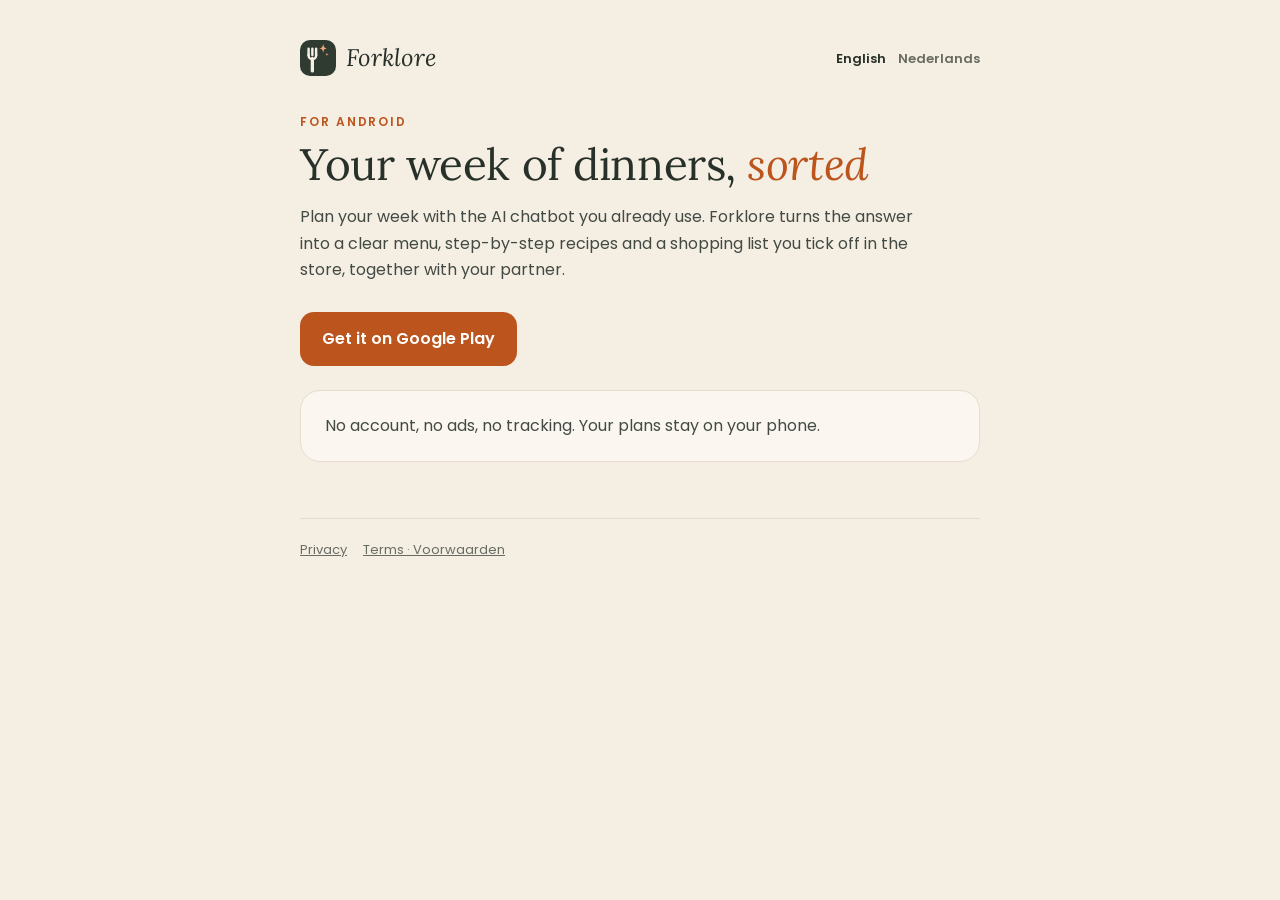
<file: index.html>
<!doctype html>
<html lang="en">
<head>
  <meta charset="utf-8">
  <meta name="viewport" content="width=device-width, initial-scale=1">
  <title>Forklore</title>
  <meta name="description" content="Plan your dinners with your own AI and tick off a smart shopping list.">
  <link rel="icon" href="icon.svg">
  <link rel="stylesheet" href="style.css">
</head>
<body>
<div class="wrap">
  <header>
    <a class="brand" href="index.html"><img src="icon.svg" alt="">Forklore</a>
    <nav class="lang"><a data-set="en" href="?lang=en">English</a><a data-set="nl" href="?lang=nl">Nederlands</a></nav>
  </header>

  <section data-l="en">
    <p class="eyebrow">For Android</p>
    <h1>Your week of dinners, <em>sorted</em></h1>
    <p>Plan your week with the AI chatbot you already use. Forklore turns the answer into a clear menu, step-by-step recipes and a shopping list you tick off in the store, together with your partner.</p>
    <a class="btn" href="https://play.google.com/store/apps/details?id=be.krtll.forklore">Get it on Google Play</a>
    <div class="card">No account, no ads, no tracking. Your plans stay on your phone.</div>
  </section>

  <section data-l="nl" hidden>
    <p class="eyebrow">Voor Android</p>
    <h1>Je week aan avondeten, <em>geregeld</em></h1>
    <p>Plan je week met de AI-chatbot die je al gebruikt. Forklore maakt van het antwoord een helder weekmenu, recepten stap voor stap en een boodschappenlijst die je in de winkel afvinkt, samen met je partner.</p>
    <a class="btn" href="https://play.google.com/store/apps/details?id=be.krtll.forklore">Download in Google Play</a>
    <div class="card">Geen account, geen advertenties, geen tracking. Je menu's blijven op je gsm.</div>
  </section>

  <footer><a href="privacy.html">Privacy</a><a href="terms.html">Terms · Voorwaarden</a></footer>
</div>
<script src="lang.js"></script>
</body>
</html>
</file>
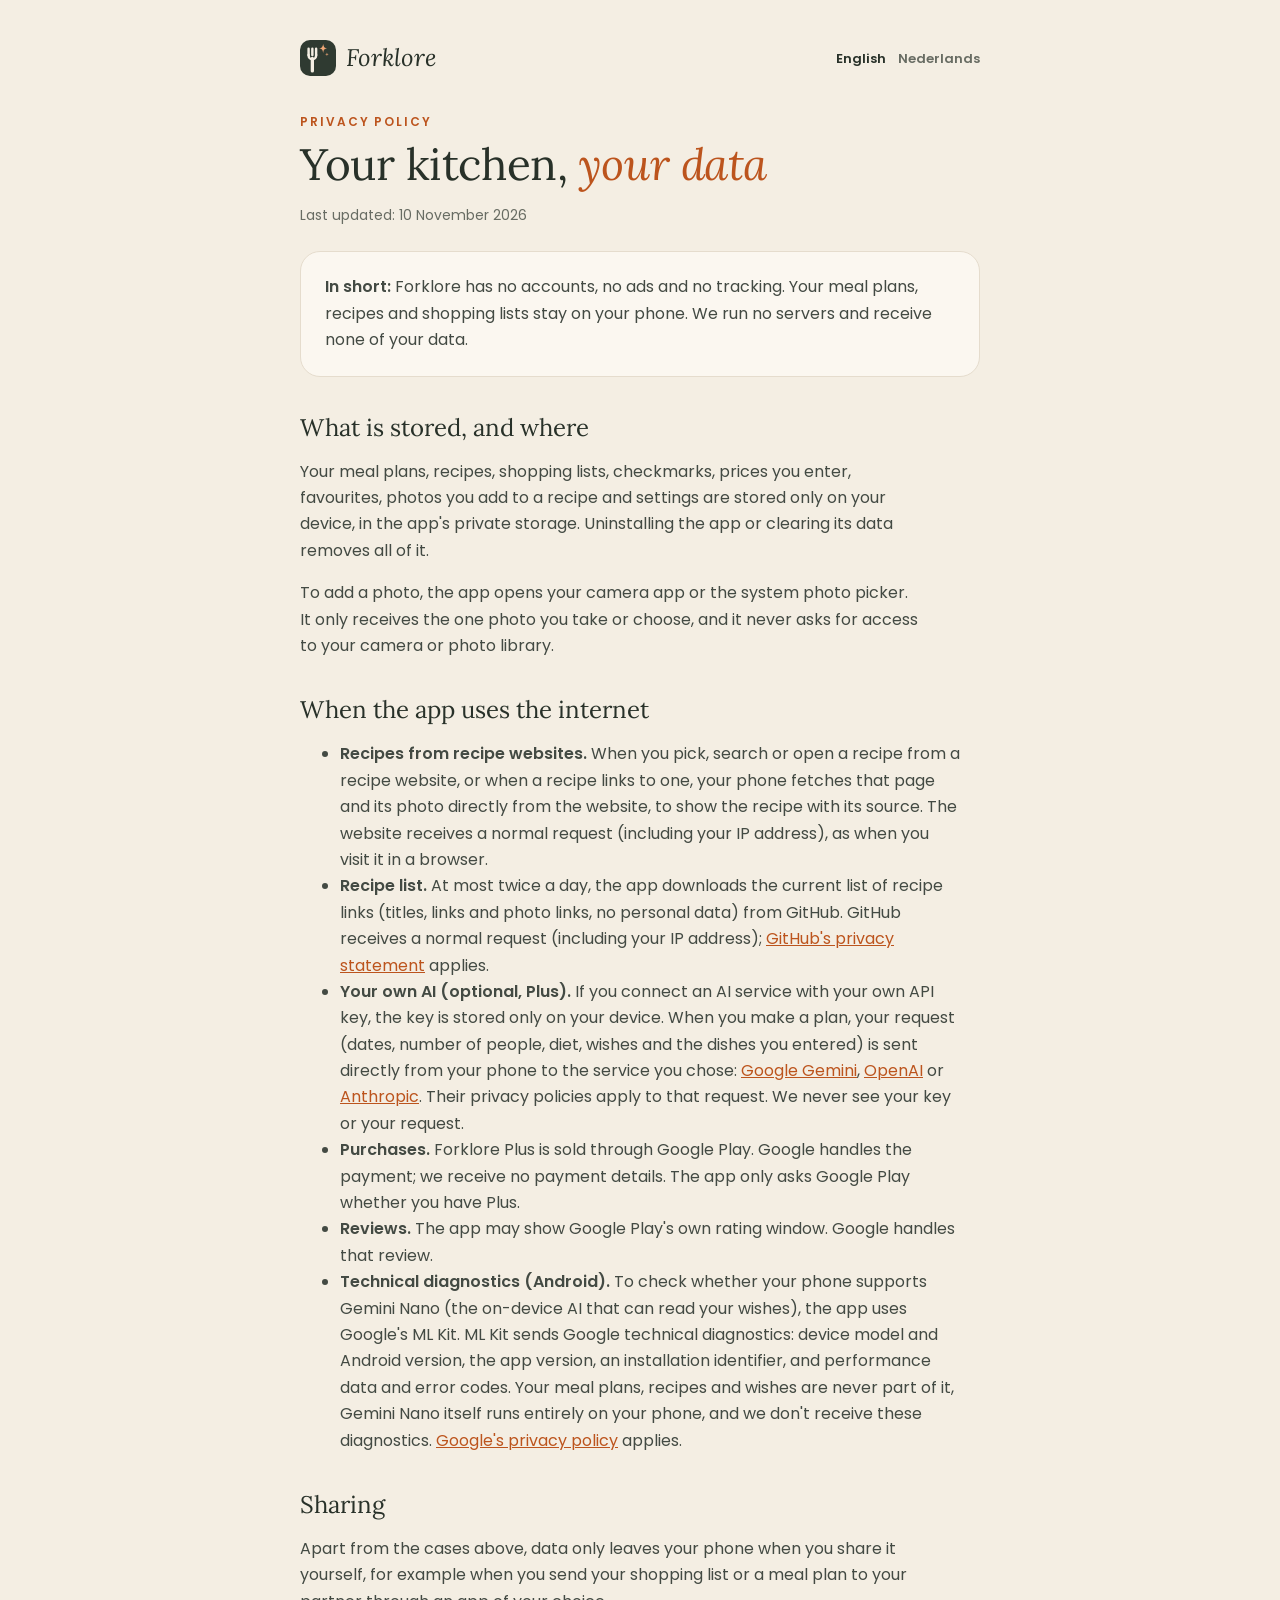
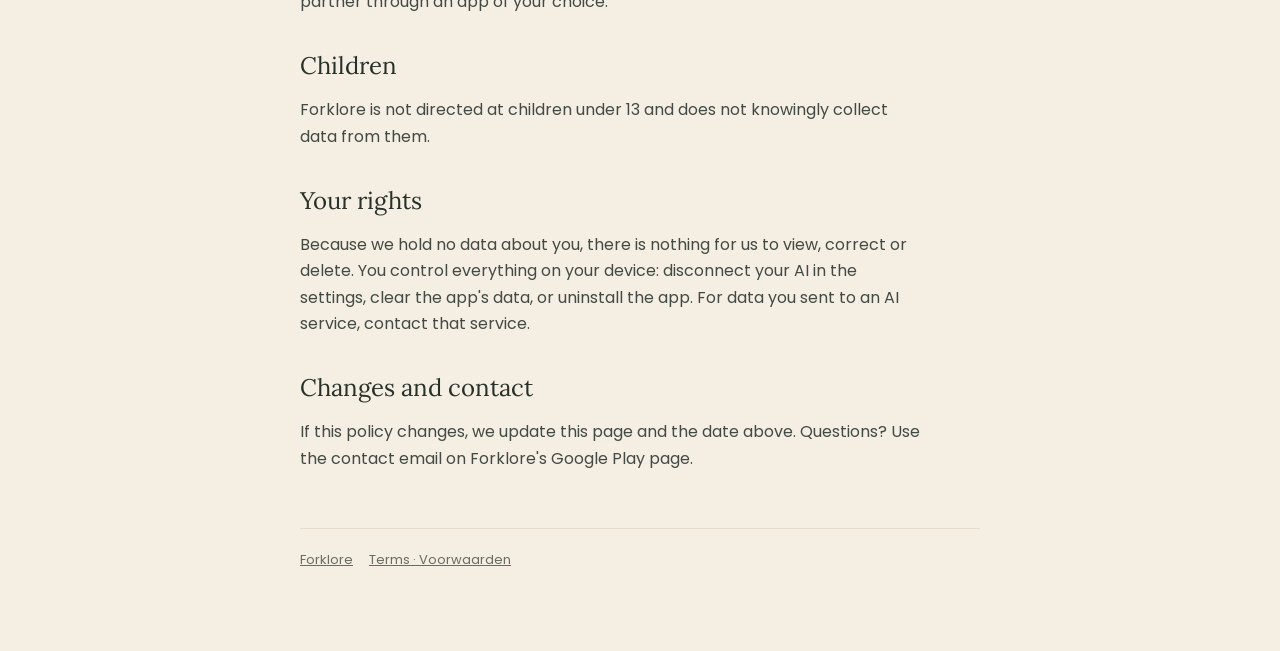
<file: privacy.html>
<!doctype html>
<html lang="en">
<head>
  <meta charset="utf-8">
  <meta name="viewport" content="width=device-width, initial-scale=1">
  <title>Forklore · Privacy</title>
  <meta name="description" content="Privacy policy of the Forklore app.">
  <link rel="icon" href="icon.svg">
  <link rel="stylesheet" href="style.css">
</head>
<body>
<div class="wrap">
  <header>
    <a class="brand" href="index.html"><img src="icon.svg" alt="">Forklore</a>
    <nav class="lang"><a data-set="en" href="?lang=en">English</a><a data-set="nl" href="?lang=nl">Nederlands</a></nav>
  </header>

  <article data-l="en">
    <p class="eyebrow">Privacy policy</p>
    <h1>Your kitchen, <em>your data</em></h1>
    <p class="muted">Last updated: 10 November 2026</p>

    <div class="card"><b>In short:</b> Forklore has no accounts, no ads and no tracking. Your meal plans, recipes and shopping lists stay on your phone. We run no servers and receive none of your data.</div>

    <h2>What is stored, and where</h2>
    <p>Your meal plans, recipes, shopping lists, checkmarks, prices you enter, favourites, photos you add to a recipe and settings are stored only on your device, in the app's private storage. Uninstalling the app or clearing its data removes all of it.</p>
    <p>To add a photo, the app opens your camera app or the system photo picker. It only receives the one photo you take or choose, and it never asks for access to your camera or photo library.</p>

    <h2>When the app uses the internet</h2>
    <ul>
      <li><b>Recipes from recipe websites.</b> When you pick, search or open a recipe from a recipe website, or when a recipe links to one, your phone fetches that page and its photo directly from the website, to show the recipe with its source. The website receives a normal request (including your IP address), as when you visit it in a browser.</li>
      <li><b>Recipe list.</b> At most twice a day, the app downloads the current list of recipe links (titles, links and photo links, no personal data) from GitHub. GitHub receives a normal request (including your IP address); <a href="https://docs.github.com/en/site-policy/privacy-policies/github-general-privacy-statement">GitHub's privacy statement</a> applies.</li>
      <li><b>Your own AI (optional, Plus).</b> If you connect an AI service with your own API key, the key is stored only on your device. When you make a plan, your request (dates, number of people, diet, wishes and the dishes you entered) is sent directly from your phone to the service you chose: <a href="https://policies.google.com/privacy">Google Gemini</a>, <a href="https://openai.com/policies/privacy-policy">OpenAI</a> or <a href="https://www.anthropic.com/legal/privacy">Anthropic</a>. Their privacy policies apply to that request. We never see your key or your request.</li>
      <li><b>Purchases.</b> Forklore Plus is sold through Google Play. Google handles the payment; we receive no payment details. The app only asks Google Play whether you have Plus.</li>
      <li><b>Reviews.</b> The app may show Google Play's own rating window. Google handles that review.</li>
      <li><b>Technical diagnostics (Android).</b> To check whether your phone supports Gemini Nano (the on-device AI that can read your wishes), the app uses Google's ML Kit. ML Kit sends Google technical diagnostics: device model and Android version, the app version, an installation identifier, and performance data and error codes. Your meal plans, recipes and wishes are never part of it, Gemini Nano itself runs entirely on your phone, and we don't receive these diagnostics. <a href="https://policies.google.com/privacy">Google's privacy policy</a> applies.</li>
    </ul>

    <h2>Sharing</h2>
    <p>Apart from the cases above, data only leaves your phone when you share it yourself, for example when you send your shopping list or a meal plan to your partner through an app of your choice.</p>

    <h2>Children</h2>
    <p>Forklore is not directed at children under 13 and does not knowingly collect data from them.</p>

    <h2>Your rights</h2>
    <p>Because we hold no data about you, there is nothing for us to view, correct or delete. You control everything on your device: disconnect your AI in the settings, clear the app's data, or uninstall the app. For data you sent to an AI service, contact that service.</p>

    <h2>Changes and contact</h2>
    <p>If this policy changes, we update this page and the date above. Questions? Use the contact email on Forklore's Google Play page.</p>
  </article>

  <article data-l="nl" hidden>
    <p class="eyebrow">Privacyverklaring</p>
    <h1>Jouw keuken, <em>jouw gegevens</em></h1>
    <p class="muted">Laatst bijgewerkt: 10 november 2026</p>

    <div class="card"><b>Kort:</b> Forklore heeft geen accounts, geen advertenties en geen tracking. Je weekmenu's, recepten en boodschappenlijstjes blijven op je gsm. We hebben geen servers en krijgen geen gegevens van je binnen.</div>

    <h2>Wat er bewaard wordt, en waar</h2>
    <p>Je weekmenu's, recepten, boodschappenlijsten, afvinkingen, prijzen die je invult, favorieten, foto's die je bij een recept zet en instellingen staan alleen op je toestel, in de afgeschermde opslag van de app. Verwijder je de app of wis je haar gegevens, dan is alles weg.</p>
    <p>Om een foto toe te voegen opent de app je camera-app of de fotokiezer van het systeem. De app krijgt alleen de ene foto die je neemt of kiest, en vraagt nooit toegang tot je camera of je fotogalerij.</p>

    <h2>Wanneer de app het internet gebruikt</h2>
    <ul>
      <li><b>Recepten van receptensites.</b> Kies, zoek of open je een recept van een receptensite, of verwijst een recept naar zo'n site, dan haalt je gsm die pagina en de foto rechtstreeks bij de site op, om het recept met zijn bron te tonen. De site krijgt een gewone aanvraag (met je IP-adres), zoals wanneer je ze in een browser bezoekt.</li>
      <li><b>Receptenlijst.</b> Hoogstens twee keer per dag haalt de app de actuele lijst met receptlinks (titels, links en links naar foto's, geen persoonsgegevens) op bij GitHub. GitHub krijgt een gewone aanvraag (met je IP-adres); <a href="https://docs.github.com/en/site-policy/privacy-policies/github-general-privacy-statement">de privacyverklaring van GitHub</a> geldt.</li>
      <li><b>Je eigen AI (optioneel, Plus).</b> Koppel je een AI-dienst met je eigen API-sleutel, dan staat die sleutel alleen op je toestel. Maak je een menu, dan gaat je vraag (datums, aantal personen, eetstijl, wensen en de gerechten die je invulde) rechtstreeks van je gsm naar de dienst die je koos: <a href="https://policies.google.com/privacy">Google Gemini</a>, <a href="https://openai.com/policies/privacy-policy">OpenAI</a> of <a href="https://www.anthropic.com/legal/privacy">Anthropic</a>. Hun privacyverklaring geldt voor die vraag. Wij zien je sleutel en je vraag nooit.</li>
      <li><b>Aankopen.</b> Forklore Plus wordt verkocht via Google Play. Google regelt de betaling; wij krijgen geen betaalgegevens. De app vraagt Google Play alleen of je Plus hebt.</li>
      <li><b>Beoordelingen.</b> De app kan het beoordelingsvenster van Google Play tonen. Google verwerkt die beoordeling.</li>
      <li><b>Technische diagnose (Android).</b> Om na te gaan of je gsm Gemini Nano ondersteunt (de AI op je toestel die je wensen kan lezen), gebruikt de app ML Kit van Google. ML Kit stuurt Google technische diagnosegegevens: toesteltype en Android-versie, de versie van de app, een installatie-ID, en prestatiegegevens en foutcodes. Je weekmenu's, recepten en wensen zitten daar nooit bij, Gemini Nano zelf werkt volledig op je gsm, en wij krijgen die diagnosegegevens niet. <a href="https://policies.google.com/privacy?hl=nl">De privacyverklaring van Google</a> geldt.</li>
    </ul>

    <h2>Delen</h2>
    <p>Buiten de gevallen hierboven verlaten gegevens je gsm alleen als je ze zelf deelt, bijvoorbeeld als je je boodschappenlijst of een weekmenu naar je partner stuurt via een app naar keuze.</p>

    <h2>Kinderen</h2>
    <p>Forklore is niet bedoeld voor kinderen jonger dan 13 en verzamelt niet bewust gegevens van hen.</p>

    <h2>Je rechten</h2>
    <p>Omdat wij geen gegevens over jou hebben, is er voor ons niets in te kijken, te verbeteren of te wissen. Alles staat onder jouw controle op je toestel: ontkoppel je AI in de instellingen, wis de gegevens van de app of verwijder ze. Voor gegevens die je naar een AI-dienst stuurde, neem je contact op met die dienst.</p>

    <h2>Wijzigingen en contact</h2>
    <p>Verandert deze verklaring, dan passen we deze pagina en de datum hierboven aan. Vragen? Gebruik het contactadres op de Google Play-pagina van Forklore.</p>
  </article>

  <footer><a href="index.html">Forklore</a><a href="terms.html">Terms · Voorwaarden</a></footer>
</div>
<script src="lang.js"></script>
</body>
</html>
</file>
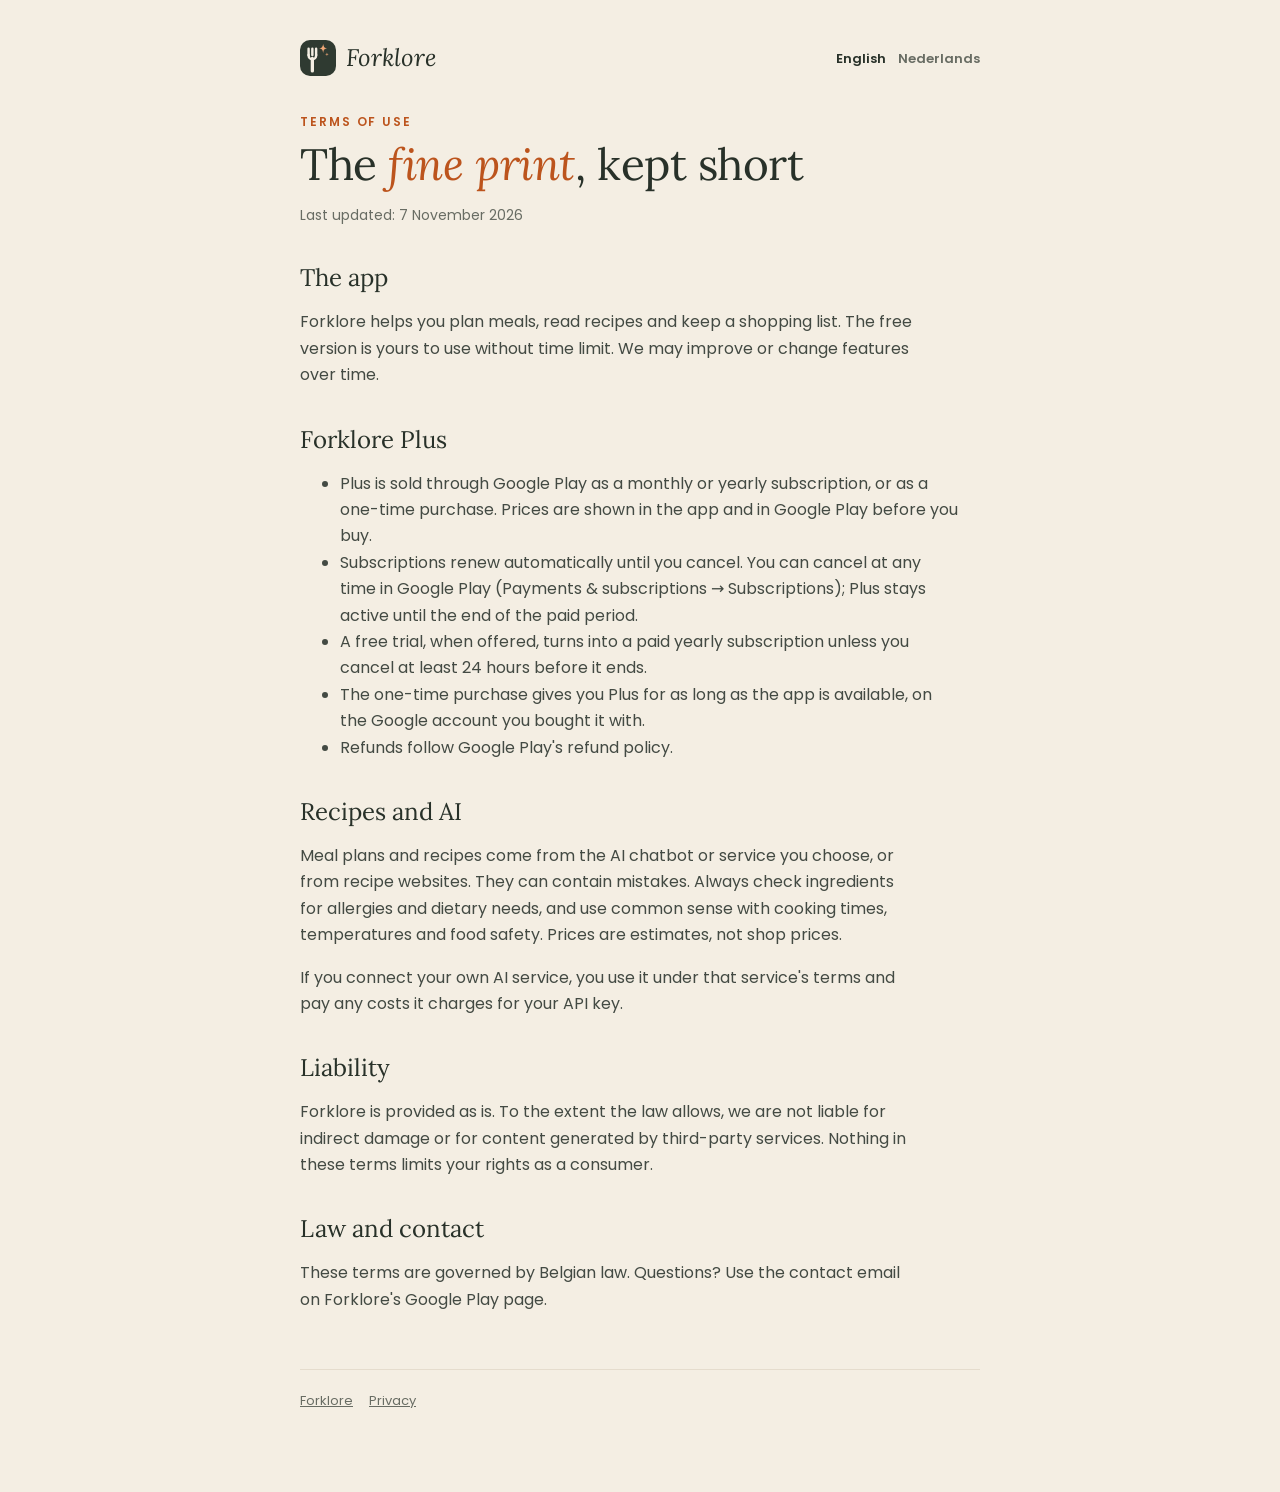
<file: terms.html>
<!doctype html>
<html lang="en">
<head>
  <meta charset="utf-8">
  <meta name="viewport" content="width=device-width, initial-scale=1">
  <title>Forklore · Terms</title>
  <meta name="description" content="Terms of use of the Forklore app and Forklore Plus.">
  <link rel="icon" href="icon.svg">
  <link rel="stylesheet" href="style.css">
</head>
<body>
<div class="wrap">
  <header>
    <a class="brand" href="index.html"><img src="icon.svg" alt="">Forklore</a>
    <nav class="lang"><a data-set="en" href="?lang=en">English</a><a data-set="nl" href="?lang=nl">Nederlands</a></nav>
  </header>

  <article data-l="en">
    <p class="eyebrow">Terms of use</p>
    <h1>The <em>fine print</em>, kept short</h1>
    <p class="muted">Last updated: 7 November 2026</p>

    <h2>The app</h2>
    <p>Forklore helps you plan meals, read recipes and keep a shopping list. The free version is yours to use without time limit. We may improve or change features over time.</p>

    <h2>Forklore Plus</h2>
    <ul>
      <li>Plus is sold through Google Play as a monthly or yearly subscription, or as a one-time purchase. Prices are shown in the app and in Google Play before you buy.</li>
      <li>Subscriptions renew automatically until you cancel. You can cancel at any time in Google Play (Payments &amp; subscriptions → Subscriptions); Plus stays active until the end of the paid period.</li>
      <li>A free trial, when offered, turns into a paid yearly subscription unless you cancel at least 24 hours before it ends.</li>
      <li>The one-time purchase gives you Plus for as long as the app is available, on the Google account you bought it with.</li>
      <li>Refunds follow Google Play's refund policy.</li>
    </ul>

    <h2>Recipes and AI</h2>
    <p>Meal plans and recipes come from the AI chatbot or service you choose, or from recipe websites. They can contain mistakes. Always check ingredients for allergies and dietary needs, and use common sense with cooking times, temperatures and food safety. Prices are estimates, not shop prices.</p>
    <p>If you connect your own AI service, you use it under that service's terms and pay any costs it charges for your API key.</p>

    <h2>Liability</h2>
    <p>Forklore is provided as is. To the extent the law allows, we are not liable for indirect damage or for content generated by third-party services. Nothing in these terms limits your rights as a consumer.</p>

    <h2>Law and contact</h2>
    <p>These terms are governed by Belgian law. Questions? Use the contact email on Forklore's Google Play page.</p>
  </article>

  <article data-l="nl" hidden>
    <p class="eyebrow">Gebruiksvoorwaarden</p>
    <h1>De <em>kleine lettertjes</em>, kort gehouden</h1>
    <p class="muted">Laatst bijgewerkt: 7 november 2026</p>

    <h2>De app</h2>
    <p>Forklore helpt je maaltijden plannen, recepten lezen en een boodschappenlijst bijhouden. De gratis versie gebruik je zonder tijdslimiet. We kunnen functies verbeteren of aanpassen.</p>

    <h2>Forklore Plus</h2>
    <ul>
      <li>Plus wordt verkocht via Google Play als maand- of jaarabonnement, of als eenmalige aankoop. De prijzen zie je in de app en in Google Play voor je koopt.</li>
      <li>Abonnementen worden automatisch verlengd tot je opzegt. Opzeggen kan altijd in Google Play (Betalingen en abonnementen → Abonnementen); Plus blijft actief tot het einde van de betaalde periode.</li>
      <li>Een gratis proefperiode, als die er is, wordt een betaald jaarabonnement tenzij je minstens 24 uur voor het einde opzegt.</li>
      <li>De eenmalige aankoop geeft je Plus zolang de app beschikbaar is, op het Google-account waarmee je kocht.</li>
      <li>Terugbetalingen volgen het terugbetalingsbeleid van Google Play.</li>
    </ul>

    <h2>Recepten en AI</h2>
    <p>Weekmenu's en recepten komen van de AI-chatbot of -dienst die je kiest, of van receptensites. Ze kunnen fouten bevatten. Kijk ingrediënten altijd na op allergieën en dieetwensen, en gebruik je gezond verstand bij kooktijden, temperaturen en voedselveiligheid. Prijzen zijn schattingen, geen winkelprijzen.</p>
    <p>Koppel je je eigen AI-dienst, dan gebruik je die onder de voorwaarden van die dienst en betaal je zelf eventuele kosten voor je API-sleutel.</p>

    <h2>Aansprakelijkheid</h2>
    <p>Forklore wordt aangeboden zoals het is. Voor zover de wet het toelaat, zijn we niet aansprakelijk voor onrechtstreekse schade of voor inhoud die andere diensten maken. Niets in deze voorwaarden beperkt je rechten als consument.</p>

    <h2>Recht en contact</h2>
    <p>Op deze voorwaarden is het Belgisch recht van toepassing. Vragen? Gebruik het contactadres op de Google Play-pagina van Forklore.</p>
  </article>

  <footer><a href="index.html">Forklore</a><a href="privacy.html">Privacy</a></footer>
</div>
<script src="lang.js"></script>
</body>
</html>
</file>
<file: style.css>
@font-face{font-family:Lora;font-weight:400;font-display:swap;src:url(lora-latin-400-normal.woff2) format("woff2")}
@font-face{font-family:Lora;font-style:italic;font-weight:400;font-display:swap;src:url(lora-latin-400-italic.woff2) format("woff2")}
@font-face{font-family:Poppins;font-weight:400;font-display:swap;src:url(poppins-latin-400-normal.woff2) format("woff2")}
@font-face{font-family:Poppins;font-weight:600;font-display:swap;src:url(poppins-latin-600-normal.woff2) format("woff2")}
:root{--bg:#F4EEE3;--card:#FBF7F0;--line:#E5DCCD;--ink:#283129;--text:#434A43;--muted:#686C63;--green:#2F3A31;--accent:#BC541D}
*{box-sizing:border-box}
html,body{margin:0;background:var(--bg)}
body{font:400 16px/1.65 Poppins,system-ui,sans-serif;color:var(--text);-webkit-font-smoothing:antialiased}
a{color:var(--accent)}
.wrap{max-width:720px;margin:0 auto;padding:40px 20px 80px}
header{display:flex;align-items:center;justify-content:space-between;gap:12px;margin-bottom:40px}
.brand{display:flex;align-items:center;gap:10px;font:italic 400 24px/1 Lora,Georgia,serif;color:var(--ink);text-decoration:none}
.brand img{width:36px;height:36px;border-radius:10px}
.lang a{font-size:13px;font-weight:600;color:var(--muted);text-decoration:none;margin-left:12px}
.lang a.on{color:var(--ink)}
.eyebrow{font:600 12px/1 Poppins;letter-spacing:.16em;text-transform:uppercase;color:var(--accent);margin:0 0 12px}
h1{font:400 44px/1.1 Lora,Georgia,serif;color:var(--ink);margin:0 0 16px;letter-spacing:-.01em}
h1 em{color:var(--accent)}
h2{font:400 24px/1.25 Lora,Georgia,serif;color:var(--ink);margin:36px 0 8px}
p,li{max-width:62ch}
.card{background:var(--card);border:1px solid var(--line);border-radius:20px;padding:22px 24px;margin:24px 0}
.muted{color:var(--muted);font-size:14px}
.btn{display:inline-block;margin-top:12px;padding:14px 22px;border-radius:14px;background:var(--accent);color:#fff;font-weight:600;text-decoration:none}
footer{margin-top:56px;padding-top:20px;border-top:1px solid var(--line);font-size:13px;color:var(--muted)}
footer a{color:var(--muted);margin-right:16px}
[hidden]{display:none!important}
@media (max-width:480px){h1{font-size:36px}}
</file>
